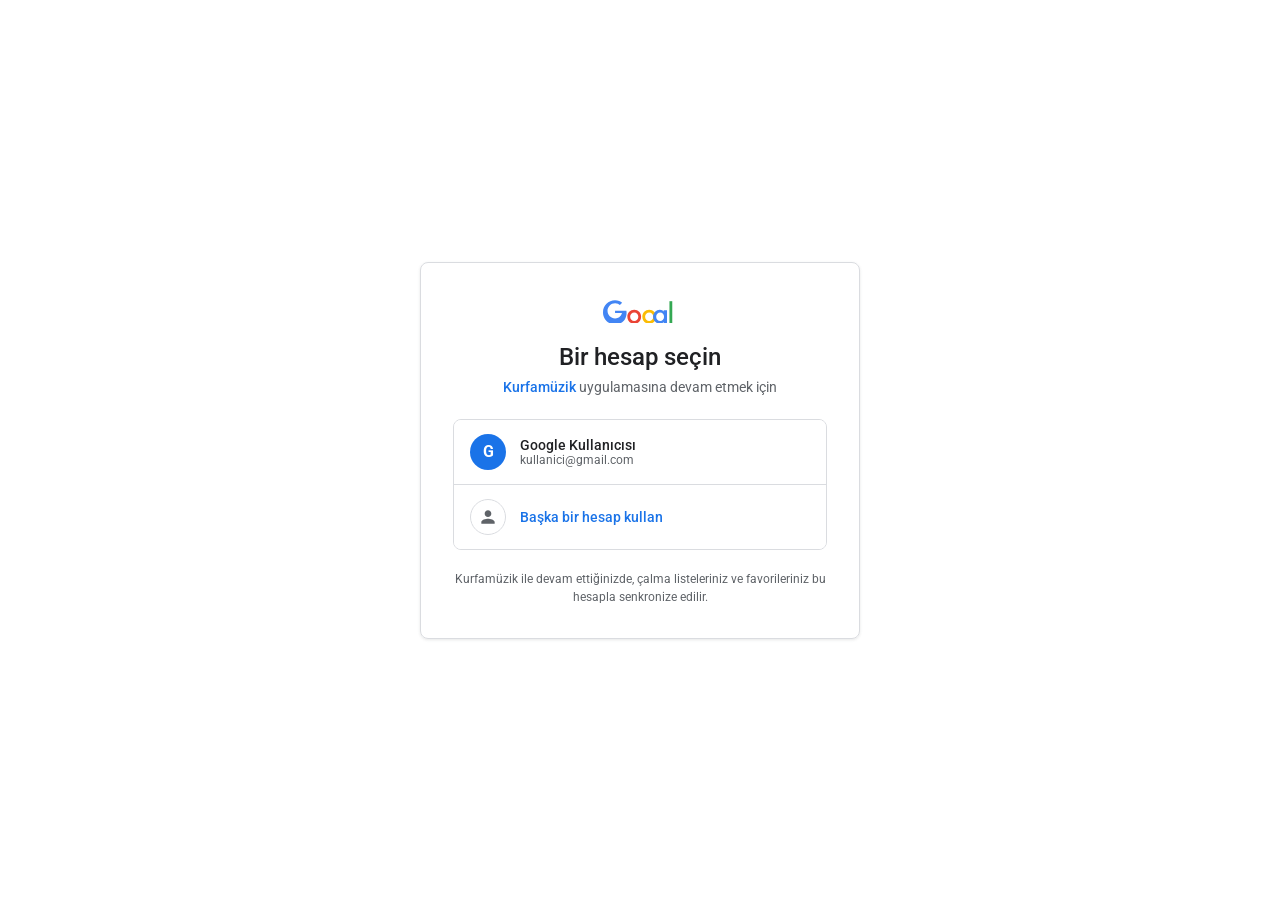
<file: google-auth.html>
<!DOCTYPE html>
<html lang="tr">
<head>
  <meta charset="UTF-8">
  <meta name="viewport" content="width=device-width, initial-scale=1.0">
  <meta name="referrer" content="strict-origin-when-cross-origin" />
  <title>Google ile Oturum Açın - Kurfamüzik</title>
  <link rel="preconnect" href="https://fonts.googleapis.com">
  <link rel="preconnect" href="https://fonts.gstatic.com" crossorigin>
  <link href="https://fonts.googleapis.com/css2?family=Roboto:wght@400;500;700&display=swap" rel="stylesheet">
  <style>
    * { box-sizing: border-box; margin: 0; padding: 0; }
    body {
      font-family: 'Roboto', -apple-system, BlinkMacSystemFont, sans-serif;
      background-color: #ffffff;
      color: #202124;
      display: flex;
      align-items: center;
      justify-content: center;
      min-height: 100vh;
      padding: 16px;
    }
    .auth-card {
      width: 100%;
      max-width: 440px;
      border: 1px solid #dadce0;
      border-radius: 8px;
      padding: 36px 32px 32px;
      box-shadow: 0 1px 3px rgba(60,64,67,0.12);
      display: flex;
      flex-direction: column;
    }
    .header {
      text-align: center;
      margin-bottom: 24px;
    }
    .google-logo {
      width: 74px;
      height: 24px;
      margin-bottom: 16px;
    }
    .title {
      font-size: 24px;
      font-weight: 500;
      color: #202124;
      margin-bottom: 8px;
    }
    .subtitle {
      font-size: 14px;
      color: #5f6368;
    }
    .app-badge {
      display: inline-flex;
      align-items: center;
      gap: 6px;
      font-weight: 500;
      color: #1a73e8;
    }
    .accounts-list {
      display: flex;
      flex-direction: column;
      border: 1px solid #dadce0;
      border-radius: 8px;
      overflow: hidden;
      margin-bottom: 20px;
    }
    .account-item {
      display: flex;
      align-items: center;
      gap: 14px;
      padding: 14px 16px;
      border: none;
      border-bottom: 1px solid #dadce0;
      width: 100%;
      font-family: inherit;
      cursor: pointer;
      background: #ffffff;
      transition: background 0.15s ease;
      text-align: left;
    }
    .account-item:last-child {
      border-bottom: none;
    }
    .account-item:hover,
    .account-item:focus-visible {
      background: #f8f9fa;
      outline: none;
    }
    .avatar {
      width: 36px;
      height: 36px;
      border-radius: 50%;
      object-fit: cover;
      flex-shrink: 0;
      border: 1px solid #dadce0;
    }
    .avatar-initial {
      width: 36px;
      height: 36px;
      border-radius: 50%;
      background: #1a73e8;
      color: #ffffff;
      font-weight: 700;
      display: flex;
      align-items: center;
      justify-content: center;
      font-size: 16px;
      flex-shrink: 0;
    }
    .account-info {
      flex: 1;
      min-width: 0;
    }
    .account-name {
      font-size: 14px;
      font-weight: 500;
      color: #202124;
      white-space: nowrap;
      overflow: hidden;
      text-overflow: ellipsis;
    }
    .account-email {
      font-size: 12px;
      color: #5f6368;
      white-space: nowrap;
      overflow: hidden;
      text-overflow: ellipsis;
    }
    .use-another-btn {
      display: flex;
      align-items: center;
      gap: 14px;
      padding: 14px 16px;
      background: #ffffff;
      cursor: pointer;
      color: #1a73e8;
      font-size: 14px;
      font-weight: 500;
      font-family: inherit;
      border: none;
      width: 100%;
      text-align: left;
      transition: background 0.15s ease;
    }
    .use-another-btn:hover,
    .use-another-btn:focus-visible {
      background: #f8f9fa;
      outline: none;
    }
    .icon-user {
      width: 36px;
      height: 36px;
      border-radius: 50%;
      border: 1px solid #dadce0;
      display: flex;
      align-items: center;
      justify-content: center;
      color: #5f6368;
      flex-shrink: 0;
    }
    .custom-box {
      margin-bottom: 20px;
      padding: 16px;
      border: 1px solid #dadce0;
      border-radius: 8px;
      background: #f8f9fa;
      display: flex;
      flex-direction: column;
      gap: 12px;
    }
    .custom-input {
      width: 100%;
      height: 40px;
      padding: 0 12px;
      border: 1px solid #dadce0;
      border-radius: 4px;
      font-size: 14px;
      background: #ffffff;
      color: #202124;
      outline: none;
      transition: border 0.15s ease;
    }
    .custom-input:focus {
      border-color: #1a73e8;
      box-shadow: 0 0 0 1px #1a73e8;
    }
    .form-error {
      display: none;
      font-size: 12px;
      color: #d93025;
      line-height: 1.4;
    }
    .btn-submit {
      height: 36px;
      background: #1a73e8;
      color: #ffffff;
      font-size: 14px;
      font-weight: 500;
      border: none;
      border-radius: 4px;
      cursor: pointer;
      padding: 0 16px;
      transition: background 0.15s ease;
      display: flex;
      align-items: center;
      justify-content: center;
    }
    .btn-submit:hover {
      background: #1557b0;
    }
    .footer-note {
      font-size: 12px;
      color: #5f6368;
      line-height: 1.5;
      text-align: center;
    }
    .footer-note a {
      color: #1a73e8;
      text-decoration: none;
    }
  </style>
</head>
<body>

  <div class="auth-card">
    <div class="header">
      <svg class="google-logo" viewBox="0 0 74 24" aria-hidden="true">
        <path fill="#4285F4" d="M12.04 11.23v2.85h6.88c-.28 1.83-2.14 5.37-6.88 5.37-4.14 0-7.52-3.44-7.52-7.66s3.38-7.66 7.52-7.66c2.36 0 3.94.99 4.84 1.85l2.25-2.25C17.7 2.37 15.11 1.34 12.04 1.34 5.4 1.34 0 6.74 0 13.39s5.4 12.05 12.04 12.05c6.94 0 11.55-4.88 11.55-11.75 0-.79-.09-1.39-.2-1.99H12.04z"/>
        <path fill="#EA4335" d="M31.25 10.74c-4.04 0-6.9 3.09-6.9 7.02 0 3.9 2.86 7.02 6.9 7.02 4.01 0 6.87-3.12 6.87-7.02 0-3.93-2.86-7.02-6.87-7.02zm0 11.28c-2.22 0-4.11-1.83-4.11-4.26 0-2.46 1.89-4.26 4.11-4.26 2.19 0 4.08 1.8 4.08 4.26 0 2.43-1.89 4.26-4.08 4.26z"/>
        <path fill="#FBBC05" d="M46.22 10.74c-4.04 0-6.9 3.09-6.9 7.02 0 3.9 2.86 7.02 6.9 7.02 4.01 0 6.87-3.12 6.87-7.02 0-3.93-2.86-7.02-6.87-7.02zm0 11.28c-2.22 0-4.11-1.83-4.11-4.26 0-2.46 1.89-4.26 4.11-4.26 2.19 0 4.08 1.8 4.08 4.26 0 2.43-1.89 4.26-4.08 4.26z"/>
        <path fill="#4285F4" d="M60.67 11.19v1.23h-.09c-.66-.81-1.92-1.68-3.72-1.68-3.66 0-6.81 3.21-6.81 7.05 0 3.81 3.15 6.99 6.81 6.99 1.8 0 3.06-.87 3.72-1.71h.09v1.08c0 2.67-1.44 4.11-3.75 4.11-1.89 0-3.06-1.35-3.51-2.49l-2.46 1.02c.72 1.71 2.61 3.93 5.97 3.93 3.84 0 7.08-2.25 7.08-7.26V11.19h-3.33zm-3.48 10.83c-2.19 0-4.02-1.83-4.02-4.23s1.83-4.26 4.02-4.26c2.16 0 3.87 1.86 3.87 4.26 0 2.37-1.71 4.23-3.87 4.23z"/>
        <path fill="#34A853" d="M66.45 2.19h2.82v22.59h-2.82z"/>
      </svg>
      <h1 class="title">Bir hesap seçin</h1>
      <p class="subtitle"><span class="app-badge">Kurfamüzik</span> uygulamasına devam etmek için</p>
    </div>

    <!-- Accounts List Container -->
    <div class="accounts-list" id="accounts-container"></div>

    <!-- Custom Account Box (Hidden by default) -->
    <div id="custom-account-box" class="custom-box" style="display: none;">
      <input type="text" id="input-custom-name" class="custom-input" placeholder="Adınız Soyadınız" maxlength="80" autocomplete="name">
      <input type="email" id="input-custom-email" class="custom-input" placeholder="Google E-postanız (örn: adiniz@gmail.com)" maxlength="120" autocomplete="email">
      <p id="custom-account-error" class="form-error" role="alert"></p>
      <button type="button" class="btn-submit" id="btn-submit-custom-account" onclick="submitCustomAccount()">Giriş Yap ve Devam Et</button>
    </div>

    <p class="footer-note">
      Kurfamüzik ile devam ettiğinizde, çalma listeleriniz ve favorileriniz bu hesapla senkronize edilir.
    </p>
  </div>

  <script>
    (function () {
      'use strict';

      const STORAGE_KEY = 'kurfa_google_accounts_list';
      const DEFAULT_AVATAR_URL = 'https://images.unsplash.com/photo-1535713875002-d1d0cf377fde?w=100&q=80';
      const MAX_ACCOUNTS = 10;
      const MAX_NAME_LEN = 80;
      const MAX_EMAIL_LEN = 120;
      const MAX_URL_LEN = 500;
      const EMAIL_RE = /^[^\s@<>()\[\]\\,;:\"]+@[a-zA-Z0-9-]+(?:\.[a-zA-Z0-9-]+)+$/;
      const LOCAL_RELATIVE_RE = /^\.\/(?!.*\.\.)[a-zA-Z0-9._\/-]+$/;
      const ASSETS_PATH_RE = /^\/assets\/(?!.*\.\.)[a-zA-Z0-9._\/-]+$/;
      const UID_RE = /^[a-zA-Z0-9_-]{1,64}$/;

      function sanitizeText(value, maxLen) {
        if (typeof value !== 'string') return '';
        return value.replace(/[\x00-\x1F\x7F]/g, '').trim().slice(0, maxLen);
      }

      function isValidEmail(email) {
        if (typeof email !== 'string') return false;
        if (email.length < 3 || email.length > MAX_EMAIL_LEN) return false;
        if (!EMAIL_RE.test(email)) return false;
        const parts = email.split('@');
        if (parts.length !== 2) return false;
        const local = parts[0];
        const domain = parts[1];
        if (!local || local.startsWith('.') || local.endsWith('.') || local.includes('..')) return false;
        if (!domain || domain.startsWith('.') || domain.endsWith('.') || domain.includes('..')) return false;
        return true;
      }

      function sanitizeAvatarUrl(rawUrl) {
        if (typeof rawUrl !== 'string') return '';
        const trimmed = rawUrl.replace(/[\x00-\x1F\x7F]/g, '').trim();
        if (!trimmed || trimmed.length > MAX_URL_LEN || /\s/.test(trimmed)) return '';

        if (LOCAL_RELATIVE_RE.test(trimmed) || ASSETS_PATH_RE.test(trimmed)) {
          return trimmed;
        }

        if (trimmed.toLowerCase().startsWith('https://')) {
          try {
            const parsed = new URL(trimmed);
            if (parsed.protocol === 'https:' && parsed.hostname) {
              return parsed.href;
            }
          } catch (e) {
            return '';
          }
        }

        return '';
      }

      function sanitizeUid(rawUid) {
        if (typeof rawUid !== 'string') return '';
        const cleaned = rawUid.trim();
        return UID_RE.test(cleaned) ? cleaned : '';
      }

      function sanitizeAccount(raw) {
        if (!raw || typeof raw !== 'object' || Array.isArray(raw)) return null;
        const name = sanitizeText(raw.name, MAX_NAME_LEN);
        const email = sanitizeText(raw.email, MAX_EMAIL_LEN);
        if (!name || !isValidEmail(email)) return null;

        return {
          name: name,
          email: email,
          avatar: sanitizeAvatarUrl(raw.avatar),
          uid: sanitizeUid(raw.uid) || ('google_' + Date.now())
        };
      }

      function getDefaultAccounts() {
        return [
          {
            name: 'Google Kullanıcısı',
            email: 'kullanici@gmail.com',
            avatar: DEFAULT_AVATAR_URL,
            uid: 'google_default_user'
          }
        ];
      }

      function getStoredAccounts() {
        try {
          const raw = localStorage.getItem(STORAGE_KEY);
          if (raw) {
            const parsed = JSON.parse(raw);
            if (Array.isArray(parsed)) {
              const sanitized = parsed
                .map(sanitizeAccount)
                .filter(Boolean)
                .slice(0, MAX_ACCOUNTS);
              if (sanitized.length > 0) return sanitized;
            }
          }
        } catch (e) {}

        return getDefaultAccounts();
      }

      function createAvatarInitial(name) {
        const fallback = document.createElement('div');
        fallback.className = 'avatar-initial';
        const firstChar = sanitizeText(name, MAX_NAME_LEN).charAt(0).toUpperCase();
        fallback.textContent = firstChar || 'G';
        return fallback;
      }

      function createAccountItemElement(acc) {
        const item = document.createElement('button');
        item.type = 'button';
        item.className = 'account-item';

        const safeAvatar = sanitizeAvatarUrl(acc.avatar);
        if (safeAvatar) {
          const img = document.createElement('img');
          img.className = 'avatar';
          img.alt = acc.name;
          img.referrerPolicy = 'no-referrer';
          img.src = safeAvatar;
          img.addEventListener('error', function () {
            const initialEl = createAvatarInitial(acc.name);
            if (img.parentNode) {
              img.parentNode.replaceChild(initialEl, img);
            }
          }, { once: true });
          item.appendChild(img);
        } else {
          item.appendChild(createAvatarInitial(acc.name));
        }

        const info = document.createElement('div');
        info.className = 'account-info';

        const nameEl = document.createElement('div');
        nameEl.className = 'account-name';
        nameEl.textContent = acc.name;

        const emailEl = document.createElement('div');
        emailEl.className = 'account-email';
        emailEl.textContent = acc.email;

        info.appendChild(nameEl);
        info.appendChild(emailEl);
        item.appendChild(info);

        item.addEventListener('click', function () {
          selectAccount(acc);
        });

        return item;
      }

      function createUseAnotherButton() {
        const anotherBtn = document.createElement('button');
        anotherBtn.type = 'button';
        anotherBtn.className = 'use-another-btn';

        const iconBox = document.createElement('div');
        iconBox.className = 'icon-user';

        const svgNS = 'http://www.w3.org/2000/svg';
        const svg = document.createElementNS(svgNS, 'svg');
        svg.setAttribute('width', '20');
        svg.setAttribute('height', '20');
        svg.setAttribute('viewBox', '0 0 24 24');
        svg.setAttribute('fill', 'currentColor');
        svg.setAttribute('aria-hidden', 'true');

        const path = document.createElementNS(svgNS, 'path');
        path.setAttribute('d', 'M12 12c2.21 0 4-1.79 4-4s-1.79-4-4-4-4 1.79-4 4 1.79 4 4 4zm0 2c-2.67 0-8 1.34-8 4v2h16v-2c0-2.66-5.33-4-8-4z');

        svg.appendChild(path);
        iconBox.appendChild(svg);

        const label = document.createElement('span');
        label.textContent = 'Başka bir hesap kullan';

        anotherBtn.appendChild(iconBox);
        anotherBtn.appendChild(label);
        anotherBtn.addEventListener('click', toggleCustomBox);
        return anotherBtn;
      }

      function renderAccounts() {
        const container = document.getElementById('accounts-container');
        if (!container) return;
        container.replaceChildren();

        const accounts = getStoredAccounts();
        accounts.forEach(function (acc) {
          container.appendChild(createAccountItemElement(acc));
        });

        container.appendChild(createUseAnotherButton());
      }

      function showFormError(message) {
        const errEl = document.getElementById('custom-account-error');
        if (!errEl) return;
        if (message) {
          errEl.textContent = message;
          errEl.style.display = 'block';
        } else {
          errEl.textContent = '';
          errEl.style.display = 'none';
        }
      }

      function toggleCustomBox() {
        const box = document.getElementById('custom-account-box');
        if (!box) return;
        const nextDisplay = box.style.display === 'none' ? 'flex' : 'none';
        box.style.display = nextDisplay;
        showFormError('');
        if (nextDisplay === 'flex') {
          const nameInput = document.getElementById('input-custom-name');
          if (nameInput) nameInput.focus();
        }
      }

      function submitCustomAccount() {
        const nameInput = document.getElementById('input-custom-name');
        const emailInput = document.getElementById('input-custom-email');
        const name = sanitizeText(nameInput ? nameInput.value : '', MAX_NAME_LEN);
        const email = sanitizeText(emailInput ? emailInput.value : '', MAX_EMAIL_LEN);

        if (!name) {
          showFormError('Lütfen adınızı ve soyadınızı girin.');
          if (nameInput) nameInput.focus();
          return;
        }

        if (!isValidEmail(email)) {
          showFormError('Lütfen geçerli bir Google e-posta adresi girin.');
          if (emailInput) emailInput.focus();
          return;
        }

        showFormError('');

        const acc = {
          name: name,
          email: email,
          avatar: DEFAULT_AVATAR_URL,
          uid: 'google_' + Date.now()
        };

        const list = getStoredAccounts();
        if (!list.some(function (a) { return a.email.toLowerCase() === email.toLowerCase(); })) {
          list.push(acc);
          try {
            localStorage.setItem(STORAGE_KEY, JSON.stringify(list.slice(0, MAX_ACCOUNTS)));
          } catch (e) {}
        }

        selectAccount(acc);
      }

      function getTrustedTargetOrigin() {
        const origin = window.location.origin;
        if (!origin || origin === 'null') return null;
        try {
          const parsed = new URL(origin);
          if (parsed.protocol !== 'https:' && parsed.protocol !== 'http:') {
            return null;
          }
          if (!parsed.origin || parsed.origin === 'null') {
            return null;
          }
          return parsed.origin;
        } catch (e) {
          return null;
        }
      }

      function selectAccount(rawAcc) {
        const acc = sanitizeAccount(rawAcc);
        if (!acc) return;

        const payloadAcc = {
          name: acc.name,
          email: acc.email,
          avatar: acc.avatar || DEFAULT_AVATAR_URL,
          uid: acc.uid
        };

        const targetOrigin = getTrustedTargetOrigin();
        if (targetOrigin && window.opener && !window.opener.closed) {
          let isSameOriginOpener = false;
          try {
            isSameOriginOpener = window.opener.location.origin === targetOrigin;
          } catch (e) {
            isSameOriginOpener = false;
          }

          if (isSameOriginOpener) {
            window.opener.postMessage({
              type: 'KURFA_GOOGLE_AUTH_SUCCESS',
              user: payloadAcc
            }, targetOrigin);
          }
        }

        window.close();
      }

      window.renderAccounts = renderAccounts;
      window.toggleCustomBox = toggleCustomBox;
      window.submitCustomAccount = submitCustomAccount;
      window.addCustomAccount = submitCustomAccount;
      window.selectAccount = selectAccount;

      window.addEventListener('DOMContentLoaded', function () {
        renderAccounts();
        const nameInput = document.getElementById('input-custom-name');
        const emailInput = document.getElementById('input-custom-email');
        [nameInput, emailInput].forEach(function (el) {
          if (!el) return;
          el.addEventListener('keydown', function (ev) {
            if (ev.key === 'Enter') {
              ev.preventDefault();
              submitCustomAccount();
            }
          });
        });
      });
    })();
  </script>
</body>
</html>
</file>
